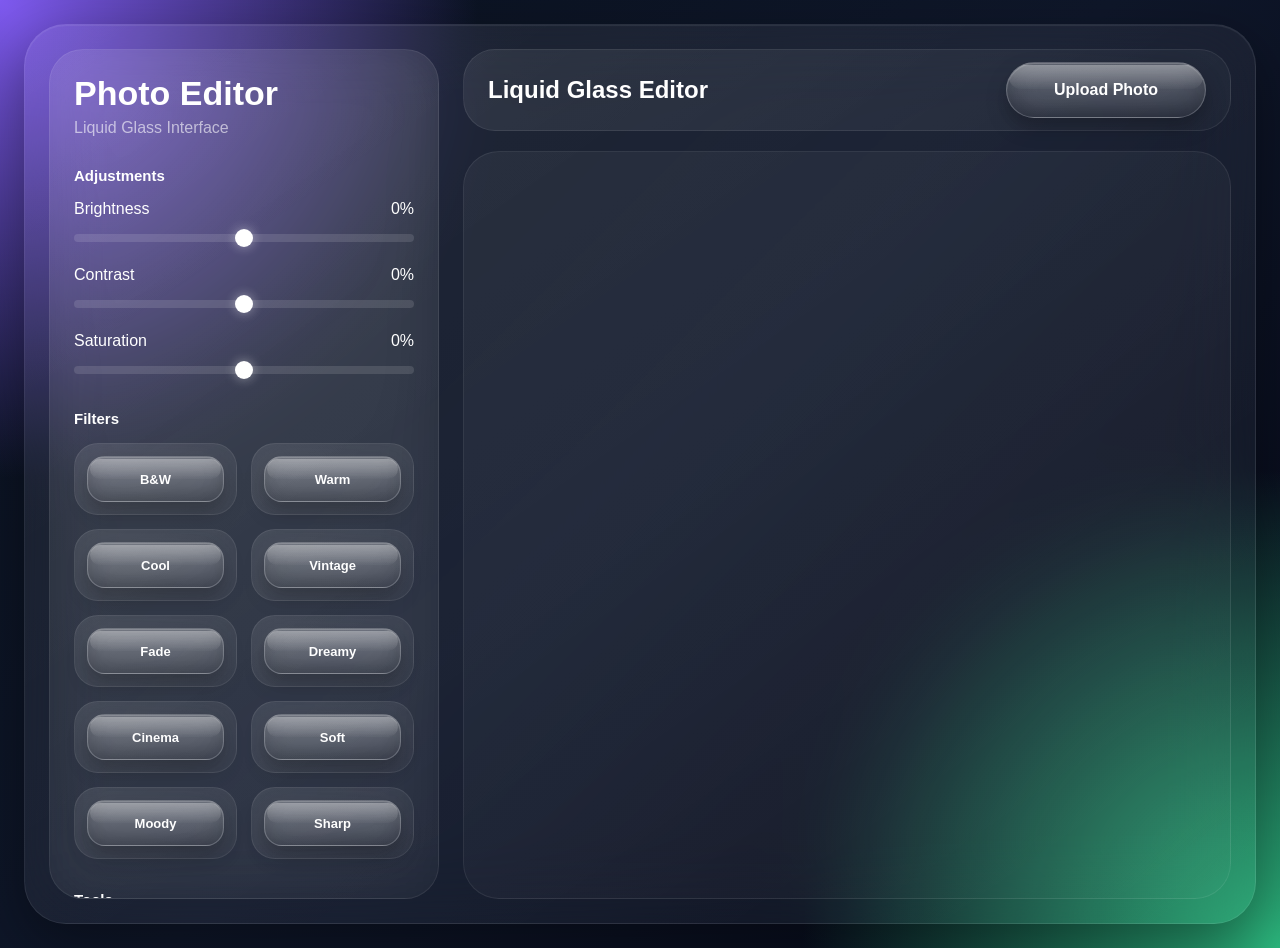
<file: preview.html>
<!DOCTYPE html>
<html lang="id">
<head>
<meta charset="UTF-8">
<meta name="viewport" content="width=device-width, initial-scale=1.0">

<title>Liquid Glass Photo Editor</title>

<style>

@import url('https://fonts.cdnfonts.com/css/sf-pro-display');

*{
    margin:0;
    padding:0;
    box-sizing:border-box;

    font-family:
    'SF Pro Display',
    sans-serif;
}

body{

    min-height:100vh;

    background:
    radial-gradient(circle at top left,#7f5af0 0%,transparent 30%),
    radial-gradient(circle at bottom right,#2cb67d 0%,transparent 30%),
    linear-gradient(135deg,#09111f,#0f172a,#050816);

    display:flex;
    justify-content:center;
    align-items:center;

    padding:24px;

    overflow:hidden;
}

/* CONTAINER */

.container{

    width:1500px;
    max-width:100%;

    height:900px;

    display:flex;

    gap:24px;

    padding:24px;

    border-radius:42px;

    background:
    linear-gradient(
        145deg,
        rgba(255,255,255,0.08),
        rgba(255,255,255,0.03)
    );

    backdrop-filter:blur(40px);

    border:1px solid rgba(255,255,255,0.08);

    box-shadow:
    0 20px 60px rgba(0,0,0,0.4),
    inset 0 1px 1px rgba(255,255,255,0.08);
}

/* SIDEBAR */

.sidebar{

    width:390px;

    overflow-y:auto;

    padding:24px;

    border-radius:34px;

    background:
    linear-gradient(
        145deg,
        rgba(255,255,255,0.08),
        rgba(255,255,255,0.03)
    );

    border:1px solid rgba(255,255,255,0.08);

    backdrop-filter:blur(30px);
}

.sidebar h1{

    color:white;

    font-size:34px;

    margin-bottom:6px;
}

.subtitle{

    color:rgba(255,255,255,0.6);

    margin-bottom:30px;
}

.group{

    margin-bottom:32px;
}

.group h2{

    color:white;

    margin-bottom:16px;

    font-size:15px;
}

/* BUTTON */

.glass-btn{

    position:relative;

    border:none;

    color:white;

    cursor:pointer;

    overflow:hidden;

    transition:0.25s ease;

    background:
    linear-gradient(
        180deg,
        rgba(255,255,255,0.22),
        rgba(255,255,255,0.04)
    );

    border:
    1px solid rgba(255,255,255,0.18);

    backdrop-filter:blur(20px);

    box-shadow:

    inset
    0 1px 1px rgba(255,255,255,0.2),

    inset
    0 -8px 18px rgba(0,0,0,0.15),

    0 10px 20px rgba(0,0,0,0.25);
}

.glass-btn::before{

    content:"";

    position:absolute;

    top:2px;
    left:2px;
    right:2px;

    height:45%;

    border-radius:999px;

    background:
    linear-gradient(
        180deg,
        rgba(255,255,255,0.32),
        rgba(255,255,255,0.02)
    );
}

.glass-btn:hover{

    transform:
    translateY(-2px)
    scale(1.02);
}

.glass-btn.active{

    background:
    linear-gradient(
        180deg,
        rgba(16,185,129,0.4),
        rgba(16,185,129,0.1)
    );

    border:
    1px solid rgba(16,185,129,0.5);

    box-shadow:

    0 0 18px rgba(16,185,129,0.45),

    0 0 36px rgba(16,185,129,0.22),

    inset
    0 1px 1px rgba(255,255,255,0.18);
}

/* SLIDER */

.slider-box{

    margin-bottom:20px;
}

.slider-box label{

    display:flex;

    justify-content:space-between;

    color:white;

    margin-bottom:10px;
}

input[type="range"]{

    width:100%;

    appearance:none;

    height:8px;

    border-radius:999px;

    background:rgba(255,255,255,0.12);
}

input[type="range"]::-webkit-slider-thumb{

    appearance:none;

    width:18px;
    height:18px;

    border-radius:50%;

    background:white;

    cursor:pointer;

    box-shadow:0 0 12px rgba(255,255,255,0.45);
}

/* FILTER */

.filter-grid{

    display:grid;

    grid-template-columns:1fr 1fr;

    gap:14px;
}

.filter-card{

    padding:12px;

    border-radius:24px;

    background:
    linear-gradient(
        145deg,
        rgba(255,255,255,0.08),
        rgba(255,255,255,0.03)
    );

    border:1px solid rgba(255,255,255,0.08);

    backdrop-filter:blur(20px);
}

.filter-btn{

    width:100%;

    height:46px;

    border-radius:18px;

    font-size:13px;

    font-weight:600;
}

.filter-slider{

    display:none;

    margin-top:14px;

    animation:fadeIn .25s ease;
}

.filter-slider.active{

    display:block;
}

.filter-slider label{

    display:flex;

    justify-content:space-between;

    color:white;

    margin-bottom:10px;

    font-size:13px;
}

/* TOOLS */

.tools{

    display:grid;

    grid-template-columns:1fr 1fr;

    gap:14px;
}

.tool-btn{

    height:58px;

    border-radius:20px;

    font-size:14px;

    font-weight:600;
}

/* EDITOR */

.editor{

    flex:1;

    display:flex;

    flex-direction:column;

    gap:20px;
}

.topbar{

    height:82px;

    border-radius:32px;

    padding:0 24px;

    display:flex;

    justify-content:space-between;

    align-items:center;

    background:
    linear-gradient(
        145deg,
        rgba(255,255,255,0.08),
        rgba(255,255,255,0.03)
    );

    border:1px solid rgba(255,255,255,0.08);
}

.topbar h2{

    color:white;
}

.upload-btn{

    height:56px;

    min-width:200px;

    border-radius:999px;

    display:flex;

    justify-content:center;

    align-items:center;

    font-weight:600;
}

.canvas-container{

    flex:1;

    position:relative;

    overflow:hidden;

    border-radius:36px;

    display:flex;
    justify-content:center;
    align-items:center;

    background:
    linear-gradient(
        145deg,
        rgba(255,255,255,0.05),
        rgba(255,255,255,0.02)
    );

    border:1px solid rgba(255,255,255,0.08);
}

canvas{

    max-width:100%;
    max-height:100%;

    border-radius:20px;
}

/* CROP */

.crop-box{

    position:absolute;

    border:2px solid #10b981;

    background:rgba(16,185,129,0.15);

    display:none;

    pointer-events:none;

    box-shadow:
    0 0 20px rgba(16,185,129,0.45);
}

/* NOTIFICATION */

.crop-warning{

    position:absolute;

    top:22px;

    left:50%;

    transform:translateX(-50%);

    display:none;

    align-items:center;

    gap:12px;

    padding:14px 18px;

    border-radius:22px;

    background:
    linear-gradient(
        145deg,
        rgba(16,185,129,0.22),
        rgba(16,185,129,0.08)
    );

    border:
    1px solid rgba(16,185,129,0.3);

    backdrop-filter:blur(20px);

    color:white;

    z-index:99;
}

.crop-warning-icon{

    width:34px;
    height:34px;

    border-radius:50%;

    display:flex;
    justify-content:center;
    align-items:center;

    background:
    linear-gradient(
        180deg,
        rgba(255,255,255,0.16),
        rgba(255,255,255,0.04)
    );
}

/* ANIMATION */

@keyframes fadeIn{

    from{

        opacity:0;
        transform:translateY(-4px);
    }

    to{

        opacity:1;
        transform:translateY(0);
    }
}

</style>
</head>

<body>

<div class="container">

    <!-- SIDEBAR -->

    <div class="sidebar">

        <h1>Photo Editor</h1>

        <div class="subtitle">
            Liquid Glass Interface
        </div>

        <!-- ADJUSTMENTS -->

        <div class="group">

            <h2>Adjustments</h2>

            <div class="slider-box">

                <label>
                    Brightness
                    <span id="brightnessValue">0%</span>
                </label>

                <input type="range"
                id="brightness"
                min="-100"
                max="100"
                value="0">

            </div>

            <div class="slider-box">

                <label>
                    Contrast
                    <span id="contrastValue">0%</span>
                </label>

                <input type="range"
                id="contrast"
                min="-100"
                max="100"
                value="0">

            </div>

            <div class="slider-box">

                <label>
                    Saturation
                    <span id="saturationValue">0%</span>
                </label>

                <input type="range"
                id="saturation"
                min="-100"
                max="100"
                value="0">

            </div>

        </div>

        <!-- FILTER -->

        <div class="group">

            <h2>Filters</h2>

            <div class="filter-grid">

                <script>

                const filterNames = [

                    "B&W",
                    "Warm",
                    "Cool",
                    "Vintage",
                    "Fade",
                    "Dreamy",
                    "Cinema",
                    "Soft",
                    "Moody",
                    "Sharp"
                ];

                </script>

                <div class="filter-card">
                    <button class="glass-btn filter-btn"
                    onclick="toggleFilter(this,'bw')">
                        B&W
                    </button>

                    <div class="filter-slider"
                    id="bwSlider">

                        <label>
                            <span>Intensity</span>
                            <span id="bwValue">0%</span>
                        </label>

                        <input type="range"
                        min="0"
                        max="100"
                        value="0"
                        disabled
                        oninput="updateFilter('bw',this.value)">
                    </div>
                </div>

                <div class="filter-card">
                    <button class="glass-btn filter-btn"
                    onclick="toggleFilter(this,'warm')">
                        Warm
                    </button>

                    <div class="filter-slider"
                    id="warmSlider">

                        <label>
                            <span>Intensity</span>
                            <span id="warmValue">0%</span>
                        </label>

                        <input type="range"
                        min="0"
                        max="100"
                        value="0"
                        disabled
                        oninput="updateFilter('warm',this.value)">
                    </div>
                </div>

                <div class="filter-card">
                    <button class="glass-btn filter-btn"
                    onclick="toggleFilter(this,'cool')">
                        Cool
                    </button>

                    <div class="filter-slider"
                    id="coolSlider">

                        <label>
                            <span>Intensity</span>
                            <span id="coolValue">0%</span>
                        </label>

                        <input type="range"
                        min="0"
                        max="100"
                        value="0"
                        disabled
                        oninput="updateFilter('cool',this.value)">
                    </div>
                </div>

                <div class="filter-card">
                    <button class="glass-btn filter-btn"
                    onclick="toggleFilter(this,'vintage')">
                        Vintage
                    </button>

                    <div class="filter-slider"
                    id="vintageSlider">

                        <label>
                            <span>Intensity</span>
                            <span id="vintageValue">0%</span>
                        </label>

                        <input type="range"
                        min="0"
                        max="100"
                        value="0"
                        disabled
                        oninput="updateFilter('vintage',this.value)">
                    </div>
                </div>

                <div class="filter-card">
                    <button class="glass-btn filter-btn"
                    onclick="toggleFilter(this,'fade')">
                        Fade
                    </button>

                    <div class="filter-slider"
                    id="fadeSlider">

                        <label>
                            <span>Intensity</span>
                            <span id="fadeValue">0%</span>
                        </label>

                        <input type="range"
                        min="0"
                        max="100"
                        value="0"
                        disabled
                        oninput="updateFilter('fade',this.value)">
                    </div>
                </div>

                <div class="filter-card">
                    <button class="glass-btn filter-btn"
                    onclick="toggleFilter(this,'dreamy')">
                        Dreamy
                    </button>

                    <div class="filter-slider"
                    id="dreamySlider">

                        <label>
                            <span>Intensity</span>
                            <span id="dreamyValue">0%</span>
                        </label>

                        <input type="range"
                        min="0"
                        max="100"
                        value="0"
                        disabled
                        oninput="updateFilter('dreamy',this.value)">
                    </div>
                </div>

                <div class="filter-card">
                    <button class="glass-btn filter-btn"
                    onclick="toggleFilter(this,'cinematic')">
                        Cinema
                    </button>

                    <div class="filter-slider"
                    id="cinematicSlider">

                        <label>
                            <span>Intensity</span>
                            <span id="cinematicValue">0%</span>
                        </label>

                        <input type="range"
                        min="0"
                        max="100"
                        value="0"
                        disabled
                        oninput="updateFilter('cinematic',this.value)">
                    </div>
                </div>

                <div class="filter-card">
                    <button class="glass-btn filter-btn"
                    onclick="toggleFilter(this,'soft')">
                        Soft
                    </button>

                    <div class="filter-slider"
                    id="softSlider">

                        <label>
                            <span>Intensity</span>
                            <span id="softValue">0%</span>
                        </label>

                        <input type="range"
                        min="0"
                        max="100"
                        value="0"
                        disabled
                        oninput="updateFilter('soft',this.value)">
                    </div>
                </div>

                <div class="filter-card">
                    <button class="glass-btn filter-btn"
                    onclick="toggleFilter(this,'moody')">
                        Moody
                    </button>

                    <div class="filter-slider"
                    id="moodySlider">

                        <label>
                            <span>Intensity</span>
                            <span id="moodyValue">0%</span>
                        </label>

                        <input type="range"
                        min="0"
                        max="100"
                        value="0"
                        disabled
                        oninput="updateFilter('moody',this.value)">
                    </div>
                </div>

                <div class="filter-card">
                    <button class="glass-btn filter-btn"
                    onclick="toggleFilter(this,'sharp')">
                        Sharp
                    </button>

                    <div class="filter-slider"
                    id="sharpSlider">

                        <label>
                            <span>Intensity</span>
                            <span id="sharpValue">0%</span>
                        </label>

                        <input type="range"
                        min="0"
                        max="100"
                        value="0"
                        disabled
                        oninput="updateFilter('sharp',this.value)">
                    </div>
                </div>

            </div>

        </div>

        <!-- TOOLS -->

        <div class="group">

            <h2>Tools</h2>

            <div class="tools">

                <button class="glass-btn tool-btn"
                id="cropBtn"
                onclick="activateCrop(this)">

                    Crop

                </button>

                <button class="glass-btn tool-btn"
                onclick="activateTool(this); rotateImage();">

                    Rotate

                </button>

                <button class="glass-btn tool-btn"
                onclick="activateTool(this); resetImage();">

                    Reset

                </button>

                <button class="glass-btn tool-btn"
                onclick="activateTool(this); downloadImage();">

                    Download

                </button>

            </div>

        </div>

    </div>

    <!-- EDITOR -->

    <div class="editor">

        <div class="topbar">

            <h2>Liquid Glass Editor</h2>

            <label class="glass-btn upload-btn">

                Upload Photo

                <input
                type="file"
                id="upload"
                accept="image/*"
                hidden>

            </label>

        </div>

        <div class="canvas-container"
        id="canvasContainer">

            <div class="crop-warning"
            id="cropWarning">

                <div class="crop-warning-icon">

                    <svg width="18"
                    height="18"
                    viewBox="0 0 24 24"
                    fill="none">

                        <path
                        d="M7 3V17C7 18.1046 7.89543 19 9 19H21"
                        stroke="white"
                        stroke-width="2.2"
                        stroke-linecap="round"
                        stroke-linejoin="round"/>

                        <path
                        d="M17 7H3"
                        stroke="white"
                        stroke-width="2.2"
                        stroke-linecap="round"
                        stroke-linejoin="round"/>

                    </svg>

                </div>

                <span>
                    Crop mode aktif
                </span>

            </div>

            <canvas id="canvas"></canvas>

            <div class="crop-box"
            id="cropBox"></div>

        </div>

    </div>

</div>

<script>

const canvas =
document.getElementById("canvas");

const ctx =
canvas.getContext("2d");

const upload =
document.getElementById("upload");

const cropBox =
document.getElementById("cropBox");

const cropWarning =
document.getElementById("cropWarning");

const canvasContainer =
document.getElementById("canvasContainer");

let img = new Image();

let originalImage = "";

let cropMode = false;

let isCropping = false;

let startX,startY,endX,endY;

let drawData = {};

let adjustments = {

    brightness:0,
    contrast:0,
    saturation:0
};

let filters = {

    bw:0,
    warm:0,
    cool:0,
    vintage:0,
    fade:0,
    dreamy:0,
    cinematic:0,
    soft:0,
    moody:0,
    sharp:0
};

let state = {

    grayscale:0,
    sepia:0,
    rotation:0
};

/* ACTIVE TOOL */

function activateTool(button){

    if(button.classList.contains("active")){

        button.classList.remove("active");

        return;
    }

    document
    .querySelectorAll(".tool-btn")
    .forEach(btn=>{

        btn.classList.remove("active");
    });

    button.classList.add("active");
}

/* UPLOAD */

upload.addEventListener("change",(e)=>{

    const file = e.target.files[0];

    if(!file) return;

    const reader = new FileReader();

    reader.onload = function(event){

        img.onload = ()=>{

            resizeCanvas();

            drawImage();
        };

        img.src = event.target.result;

        originalImage =
        event.target.result;
    };

    reader.readAsDataURL(file);
});

/* RESIZE */

function resizeCanvas(){

    canvas.width =
    canvasContainer.clientWidth - 40;

    canvas.height =
    canvasContainer.clientHeight - 40;
}

/* DRAW */

function drawImage(){

    if(!img.src) return;

    ctx.clearRect(
        0,
        0,
        canvas.width,
        canvas.height
    );

    const imageAspect =
    img.width / img.height;

    const canvasAspect =
    canvas.width / canvas.height;

    let renderWidth;
    let renderHeight;

    if(imageAspect > canvasAspect){

        renderWidth = canvas.width;

        renderHeight =
        canvas.width / imageAspect;
    }
    else{

        renderHeight = canvas.height;

        renderWidth =
        canvas.height * imageAspect;
    }

    ctx.save();

    ctx.translate(
        canvas.width / 2,
        canvas.height / 2
    );

    ctx.rotate(
        state.rotation * Math.PI / 180
    );

    drawData = {

        x:-renderWidth/2,
        y:-renderHeight/2,
        width:renderWidth,
        height:renderHeight
    };

    applyFilters();

    const brightness =
    100 + adjustments.brightness;

    const contrast =
    100 + adjustments.contrast;

    const saturation =
    100 + adjustments.saturation;

    ctx.filter = `
        brightness(${brightness}%)
        contrast(${contrast}%)
        saturate(${saturation}%)
        grayscale(${state.grayscale}%)
        sepia(${state.sepia}%)
    `;

    ctx.drawImage(
        img,
        -renderWidth/2,
        -renderHeight/2,
        renderWidth,
        renderHeight
    );

    ctx.restore();
}

/* ADJUSTMENTS */

function bindSlider(id,key){

    const slider =
    document.getElementById(id);

    const value =
    document.getElementById(id + "Value");

    slider.addEventListener("input",()=>{

        adjustments[key] =
        parseInt(slider.value);

        value.innerText =
        slider.value + "%";

        drawImage();
    });
}

bindSlider("brightness","brightness");
bindSlider("contrast","contrast");
bindSlider("saturation","saturation");

/* FILTER */

function toggleFilter(button,name){

    const sliderBox =
    document.getElementById(name + "Slider");

    const slider =
    sliderBox.querySelector("input");

    if(button.classList.contains("active")){

        button.classList.remove("active");

        sliderBox.classList.remove("active");

        slider.disabled = true;

        filters[name] = 0;

        slider.value = 0;

        document.getElementById(
            name + "Value"
        ).innerText = "0%";

        drawImage();

        return;
    }

    button.classList.add("active");

    sliderBox.classList.add("active");

    slider.disabled = false;
}

function updateFilter(name,value){

    filters[name] = parseInt(value);

    document.getElementById(
        name + "Value"
    ).innerText = value + "%";

    drawImage();
}

function applyFilters(){

    state.grayscale = 0;
    state.sepia = 0;

    adjustments.brightness =
    parseInt(
        document.getElementById("brightness").value
    );

    adjustments.contrast =
    parseInt(
        document.getElementById("contrast").value
    );

    adjustments.saturation =
    parseInt(
        document.getElementById("saturation").value
    );

    state.grayscale += filters.bw;

    state.sepia += filters.warm * 0.5;

    adjustments.saturation +=
    filters.cool * -0.4;

    state.sepia +=
    filters.vintage * 0.7;

    adjustments.contrast +=
    filters.fade * -0.4;

    adjustments.brightness +=
    filters.dreamy * 0.25;

    adjustments.contrast +=
    filters.cinematic * 0.5;

    adjustments.saturation +=
    filters.soft * -0.2;

    adjustments.brightness +=
    filters.moody * -0.4;

    adjustments.contrast +=
    filters.sharp * 0.8;
}

/* ROTATE */

function rotateImage(){

    state.rotation += 90;

    if(state.rotation >= 360){

        state.rotation = 0;
    }

    drawImage();
}

/* RESET */

function resetImage(){

    if(!originalImage) return;

    img.src = originalImage;

    state.rotation = 0;

    document
    .querySelectorAll("input[type='range']")
    .forEach(slider=>{

        slider.value = 0;
    });

    document
    .querySelectorAll(".glass-btn")
    .forEach(btn=>{

        btn.classList.remove("active");
    });

    document
    .querySelectorAll(".filter-slider")
    .forEach(slider=>{

        slider.classList.remove("active");

        slider.querySelector("input")
        .disabled = true;
    });

    document
    .querySelectorAll("[id$='Value']")
    .forEach(el=>{

        el.innerText = "0%";
    });

    filters = {

        bw:0,
        warm:0,
        cool:0,
        vintage:0,
        fade:0,
        dreamy:0,
        cinematic:0,
        soft:0,
        moody:0,
        sharp:0
    };

    adjustments = {

        brightness:0,
        contrast:0,
        saturation:0
    };

    drawImage();
}

/* DOWNLOAD */

function downloadImage(){

    const link =
    document.createElement("a");

    link.download =
    "edited-image.png";

    link.href =
    canvas.toDataURL("image/png");

    link.click();
}

/* CROP */

function activateCrop(button){

    if(button.classList.contains("active")){

        button.classList.remove("active");

        cropMode = false;

        cropWarning.style.display = "none";

        return;
    }

    activateTool(button);

    cropMode = true;

    cropWarning.style.display = "flex";

    setTimeout(()=>{

        cropWarning.style.display = "none";

    },3000);
}

canvas.addEventListener("mousedown",(e)=>{

    if(!cropMode) return;

    const rect =
    canvas.getBoundingClientRect();

    startX = e.clientX - rect.left;
    startY = e.clientY - rect.top;

    isCropping = true;

    cropBox.style.display = "block";
});

canvas.addEventListener("mousemove",(e)=>{

    if(!isCropping) return;

    const rect =
    canvas.getBoundingClientRect();

    endX = e.clientX - rect.left;
    endY = e.clientY - rect.top;

    cropBox.style.left =
    Math.min(startX,endX) + "px";

    cropBox.style.top =
    Math.min(startY,endY) + "px";

    cropBox.style.width =
    Math.abs(endX - startX) + "px";

    cropBox.style.height =
    Math.abs(endY - startY) + "px";
});

canvas.addEventListener("mouseup",()=>{

    if(!isCropping) return;

    isCropping = false;

    const cropX =
    Math.min(startX,endX);

    const cropY =
    Math.min(startY,endY);

    const cropWidth =
    Math.abs(endX - startX);

    const cropHeight =
    Math.abs(endY - startY);

    if(cropWidth < 10 || cropHeight < 10){

        cropBox.style.display = "none";

        return;
    }

    const scaleX =
    img.width / drawData.width;

    const scaleY =
    img.height / drawData.height;

    const realX =
    (cropX - (canvas.width/2 + drawData.x))
    * scaleX;

    const realY =
    (cropY - (canvas.height/2 + drawData.y))
    * scaleY;

    const realWidth =
    cropWidth * scaleX;

    const realHeight =
    cropHeight * scaleY;

    const tempCanvas =
    document.createElement("canvas");

    const tempCtx =
    tempCanvas.getContext("2d");

    tempCanvas.width =
    realWidth;

    tempCanvas.height =
    realHeight;

    tempCtx.drawImage(
        img,
        realX,
        realY,
        realWidth,
        realHeight,
        0,
        0,
        realWidth,
        realHeight
    );

    img.src =
    tempCanvas.toDataURL();

    cropMode = false;

    cropBox.style.display = "none";

    document
    .querySelectorAll(".tool-btn")
    .forEach(btn=>{

        btn.classList.remove("active");
    });

    drawImage();
});

window.addEventListener("resize",()=>{

    resizeCanvas();

    drawImage();
});

</script>

</body>
</html>
</file>
